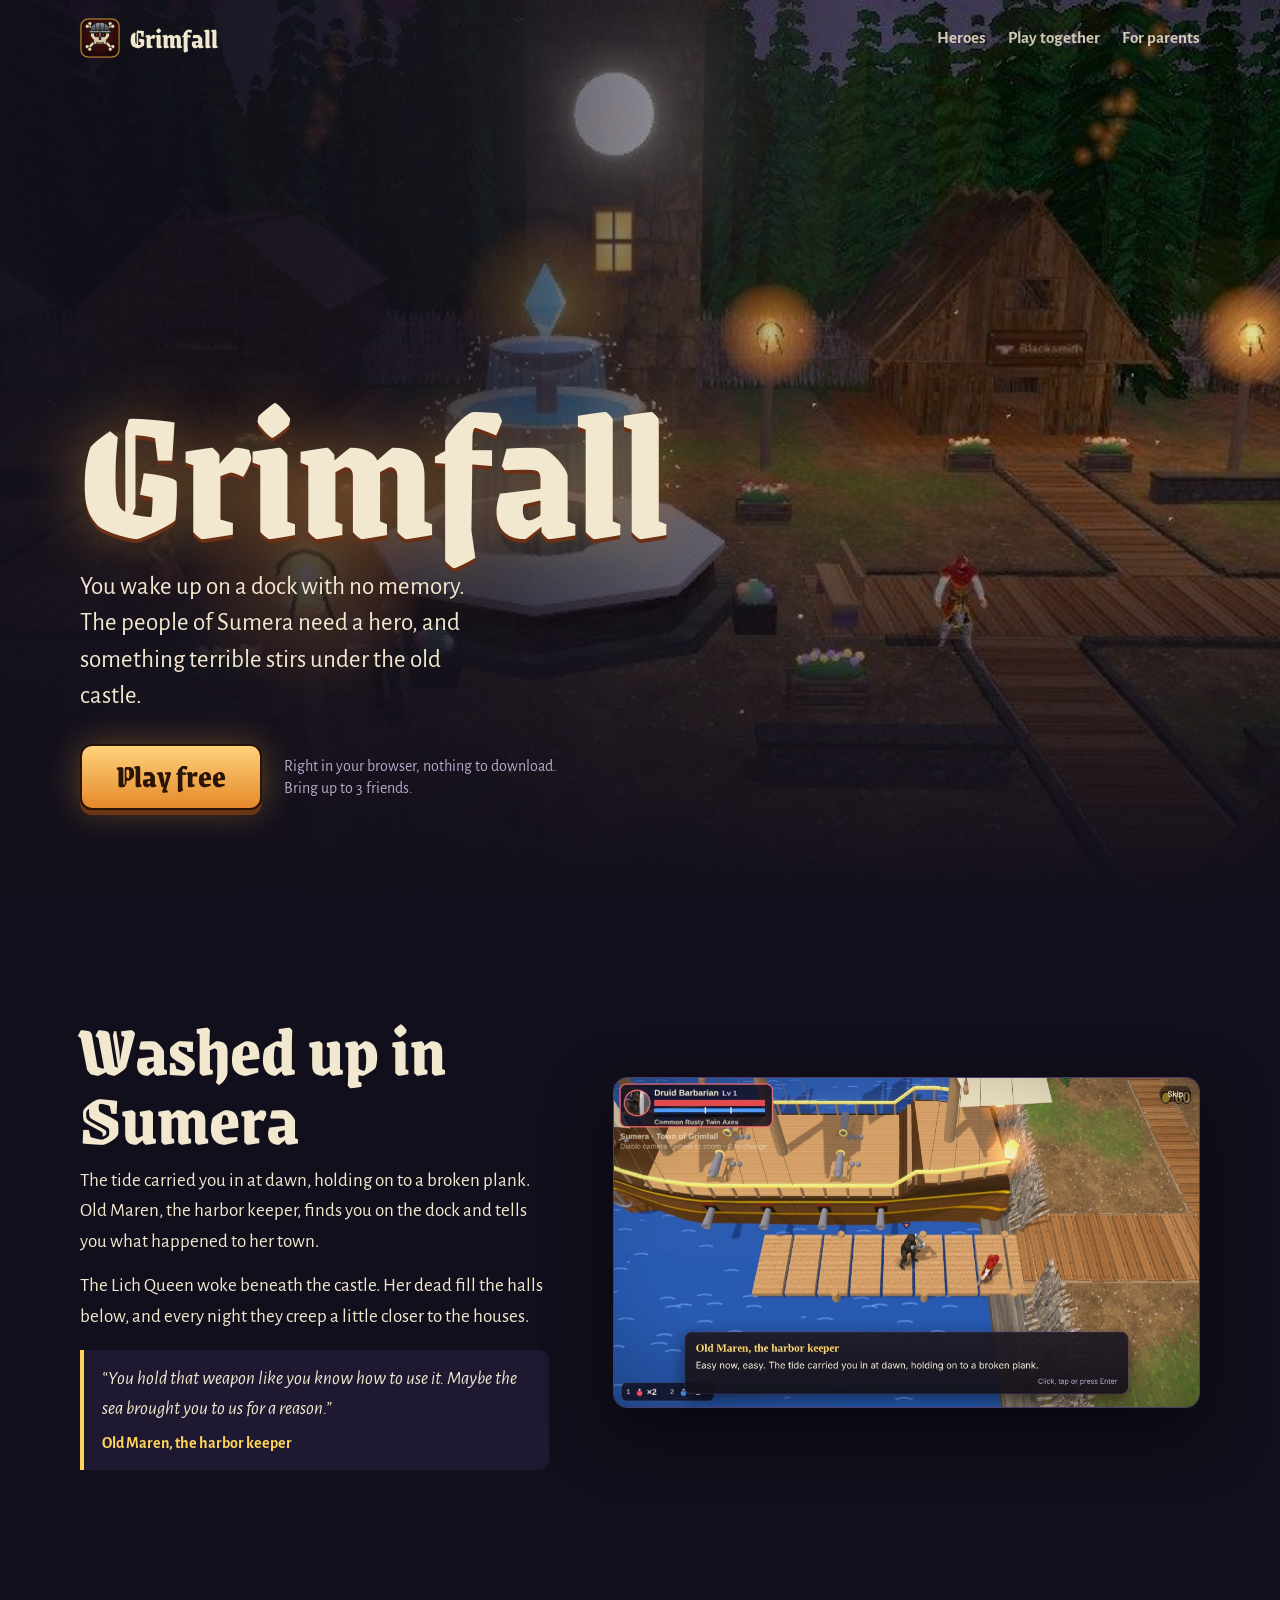
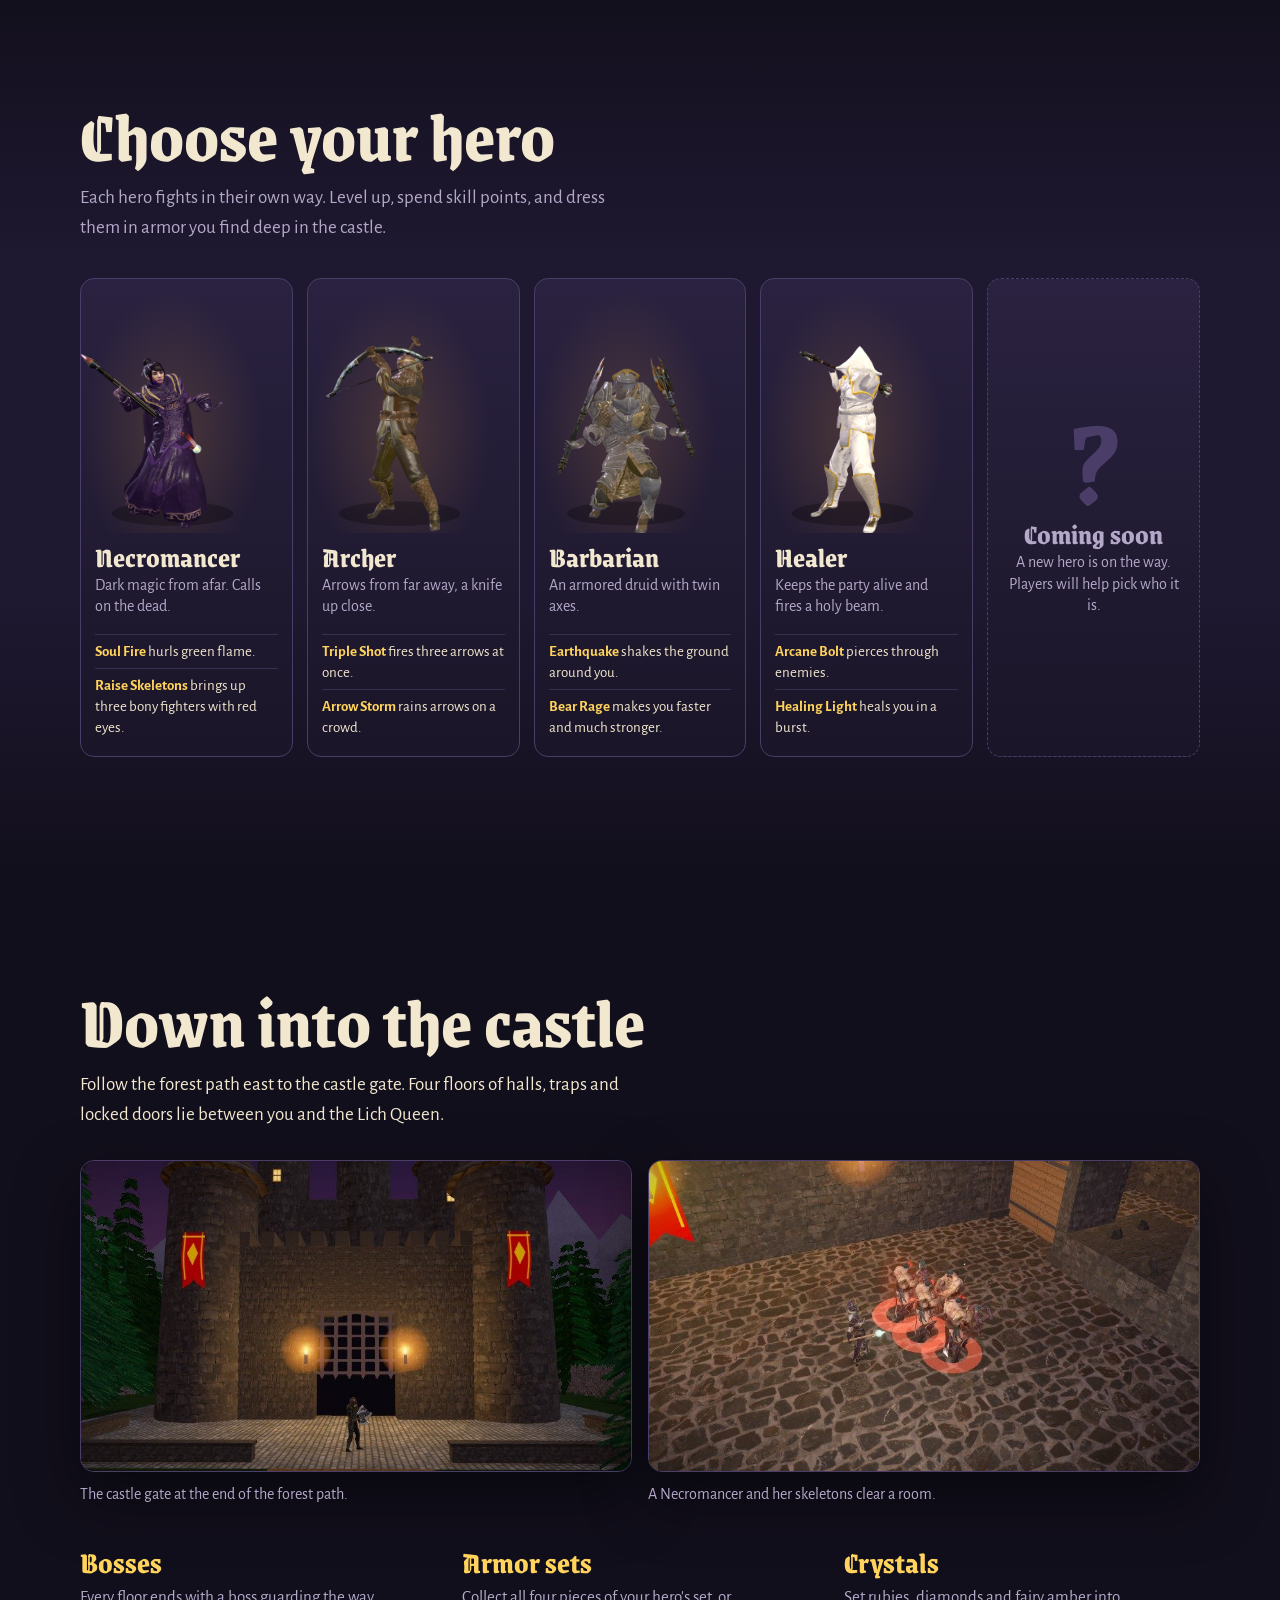
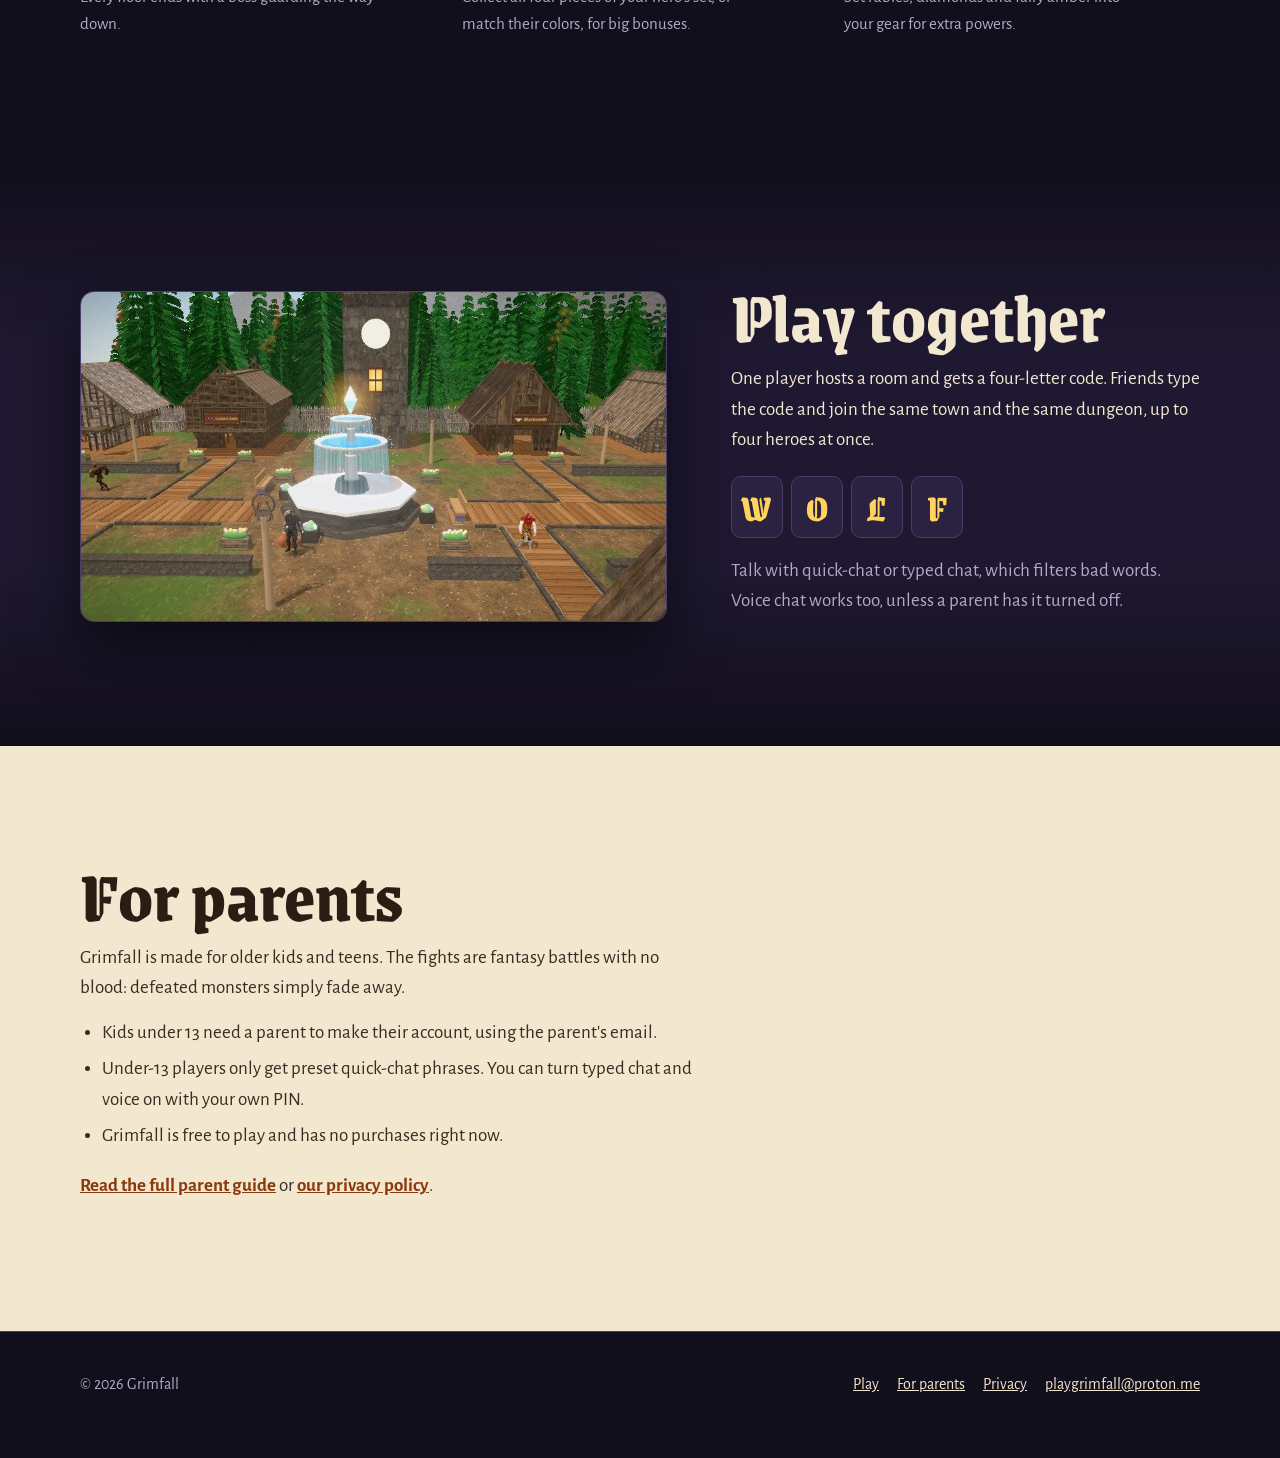
<file: index.html>
<!doctype html>
<html lang="en">
<head>
<meta charset="utf-8">
<meta name="viewport" content="width=device-width, initial-scale=1">
<title>Grimfall</title>
<meta name="description" content="Grimfall is a free dungeon adventure you play in your browser. Wake up on the dock of Sumera, pick a hero, and fight your way down to the Lich Queen with up to three friends.">
<meta property="og:title" content="Grimfall">
<meta property="og:description" content="A free dungeon adventure in your browser. Up to 4 friends online.">
<meta property="og:image" content="img/town-night.jpg">
<link rel="icon" href="favicon.ico">
<link rel="apple-touch-icon" href="apple-touch-icon.png">
<link rel="preconnect" href="https://fonts.googleapis.com">
<link rel="preconnect" href="https://fonts.gstatic.com" crossorigin>
<link href="https://fonts.googleapis.com/css2?family=Grenze+Gotisch:wght@600;800&family=Alegreya+Sans:ital,wght@0,400;0,700;1,400&display=swap" rel="stylesheet">
<link rel="stylesheet" href="style.css">
</head>
<body>
<header class="top">
  <div class="wrap">
    <a class="brand" href="./"><img src="img/emblem.png" alt="">Grimfall</a>
    <nav aria-label="Main">
      <a class="hide-sm" href="#heroes">Heroes</a>
      <a class="hide-sm" href="#together">Play together</a>
      <a href="parents.html">For parents</a>
    </nav>
  </div>
</header>

<main>
  <div class="hero">
    <img src="img/town-night.jpg" alt="The town of Sumera at night, lit by fire baskets around a glowing crystal fountain">
    <div class="wrap">
      <h1 class="logo">Grimfall</h1>
      <p class="lead">You wake up on a dock with no memory. The people of Sumera need a hero, and something terrible stirs under the old castle.</p>
      <div class="cta">
        <a class="btn" href="play/">Play free</a>
        <small>Right in your browser, nothing to download.<br>Bring up to 3 friends.</small>
      </div>
    </div>
  </div>

  <section id="story">
    <div class="wrap split">
      <div class="text">
        <h2>Washed up in Sumera</h2>
        <p>The tide carried you in at dawn, holding on to a broken plank. Old Maren, the harbor keeper, finds you on the dock and tells you what happened to her town.</p>
        <p>The Lich Queen woke beneath the castle. Her dead fill the halls below, and every night they creep a little closer to the houses.</p>
        <blockquote class="quote">“You hold that weapon like you know how to use it. Maybe the sea brought you to us for a reason.”<cite>Old Maren, the harbor keeper</cite></blockquote>
      </div>
      <img class="shot" src="img/dock.jpg" alt="The hero standing on the dock beside Old Maren, with her words in a dialogue box" loading="lazy">
    </div>
  </section>

  <section id="heroes" class="heroes">
    <div class="wrap">
      <h2>Choose your hero</h2>
      <p class="dim" style="max-width:56ch;color:var(--dim)">Each hero fights in their own way. Level up, spend skill points, and dress them in armor you find deep in the castle.</p>
      <div class="roster">
        <article class="char">
          <img src="img/hero-necromancer.png" alt="The Necromancer in a long purple and gold robe with a horned circlet" loading="lazy">
          <h3>Necromancer</h3>
          <p class="role">Dark magic from afar. Calls on the dead.</p>
          <ul><li><b>Soul Fire</b> hurls green flame.</li><li><b>Raise Skeletons</b> brings up three bony fighters with red eyes.</li></ul>
        </article>
        <article class="char">
          <img src="img/hero-archer.png" alt="The Archer in leather and gold armor" loading="lazy">
          <h3>Archer</h3>
          <p class="role">Arrows from far away, a knife up close.</p>
          <ul><li><b>Triple Shot</b> fires three arrows at once.</li><li><b>Arrow Storm</b> rains arrows on a crowd.</li></ul>
        </article>
        <article class="char">
          <img src="img/hero-barbarian.png" alt="The Druid Barbarian in steel plate armor with gold trim and twin axes" loading="lazy">
          <h3>Barbarian</h3>
          <p class="role">An armored druid with twin axes.</p>
          <ul><li><b>Earthquake</b> shakes the ground around you.</li><li><b>Bear Rage</b> makes you faster and much stronger.</li></ul>
        </article>
        <article class="char">
          <img src="img/hero-healer.png" alt="The Healer Wizard in a white and gold coat and a tall white hat" loading="lazy">
          <h3>Healer</h3>
          <p class="role">Keeps the party alive and fires a holy beam.</p>
          <ul><li><b>Arcane Bolt</b> pierces through enemies.</li><li><b>Healing Light</b> heals you in a burst.</li></ul>
        </article>
        <article class="char soon">
          <div class="q" aria-hidden="true">?</div>
          <h3>Coming soon</h3>
          <p class="role">A new hero is on the way. Players will help pick who it is.</p>
        </article>
      </div>
    </div>
  </section>

  <section id="castle">
    <div class="wrap">
      <h2>Down into the castle</h2>
      <p style="max-width:56ch">Follow the forest path east to the castle gate. Four floors of halls, traps and locked doors lie between you and the Lich Queen.</p>
      <div class="pair">
        <figure><img class="shot" src="img/castle.jpg" alt="The castle gate at dusk with torches and red banners" loading="lazy"><figcaption>The castle gate at the end of the forest path.</figcaption></figure>
        <figure><img class="shot" src="img/dungeon.jpg" alt="A Necromancer's skeletons with red glowing rings fighting in a stone hall" loading="lazy"><figcaption>A Necromancer and her skeletons clear a room.</figcaption></figure>
      </div>
      <div class="facts">
        <div><h3>Bosses</h3><p>Every floor ends with a boss guarding the way down.</p></div>
        <div><h3>Armor sets</h3><p>Collect all four pieces of your hero's set, or match their colors, for big bonuses.</p></div>
        <div><h3>Crystals</h3><p>Set rubies, diamonds and fairy amber into your gear for extra powers.</p></div>
      </div>
    </div>
  </section>

  <section id="together" class="heroes">
    <div class="wrap split flip">
      <div class="text">
        <h2>Play together</h2>
        <p>One player hosts a room and gets a four-letter code. Friends type the code and join the same town and the same dungeon, up to four heroes at once.</p>
        <div class="code" aria-label="Example room code W O L F"><span>W</span><span>O</span><span>L</span><span>F</span></div>
        <p class="dim">Talk with quick-chat or typed chat, which filters bad words. Voice chat works too, unless a parent has it turned off.</p>
      </div>
      <img class="shot" src="img/town-day.jpg" alt="Sumera by day with heroes and townsfolk near the fountain" loading="lazy">
    </div>
  </section>

  <section class="parents" id="parents">
    <div class="wrap">
      <h2>For parents</h2>
      <p>Grimfall is made for older kids and teens. The fights are fantasy battles with no blood: defeated monsters simply fade away.</p>
      <ul>
        <li>Kids under 13 need a parent to make their account, using the parent's email.</li>
        <li>Under-13 players only get preset quick-chat phrases. You can turn typed chat and voice on with your own PIN.</li>
        <li>Grimfall is free to play and has no purchases right now.</li>
      </ul>
      <p><a href="parents.html">Read the full parent guide</a> or <a href="privacy.html">our privacy policy</a>.</p>
    </div>
  </section>
</main>

<footer>
  <div class="wrap">
    <span>© 2026 Grimfall</span>
    <nav aria-label="Footer"><a href="play/">Play</a><a href="parents.html">For parents</a><a href="privacy.html">Privacy</a><a href="mailto:playgrimfall@proton.me">playgrimfall@proton.me</a></nav>
  </div>
</footer>
</body>
</html>
</file>
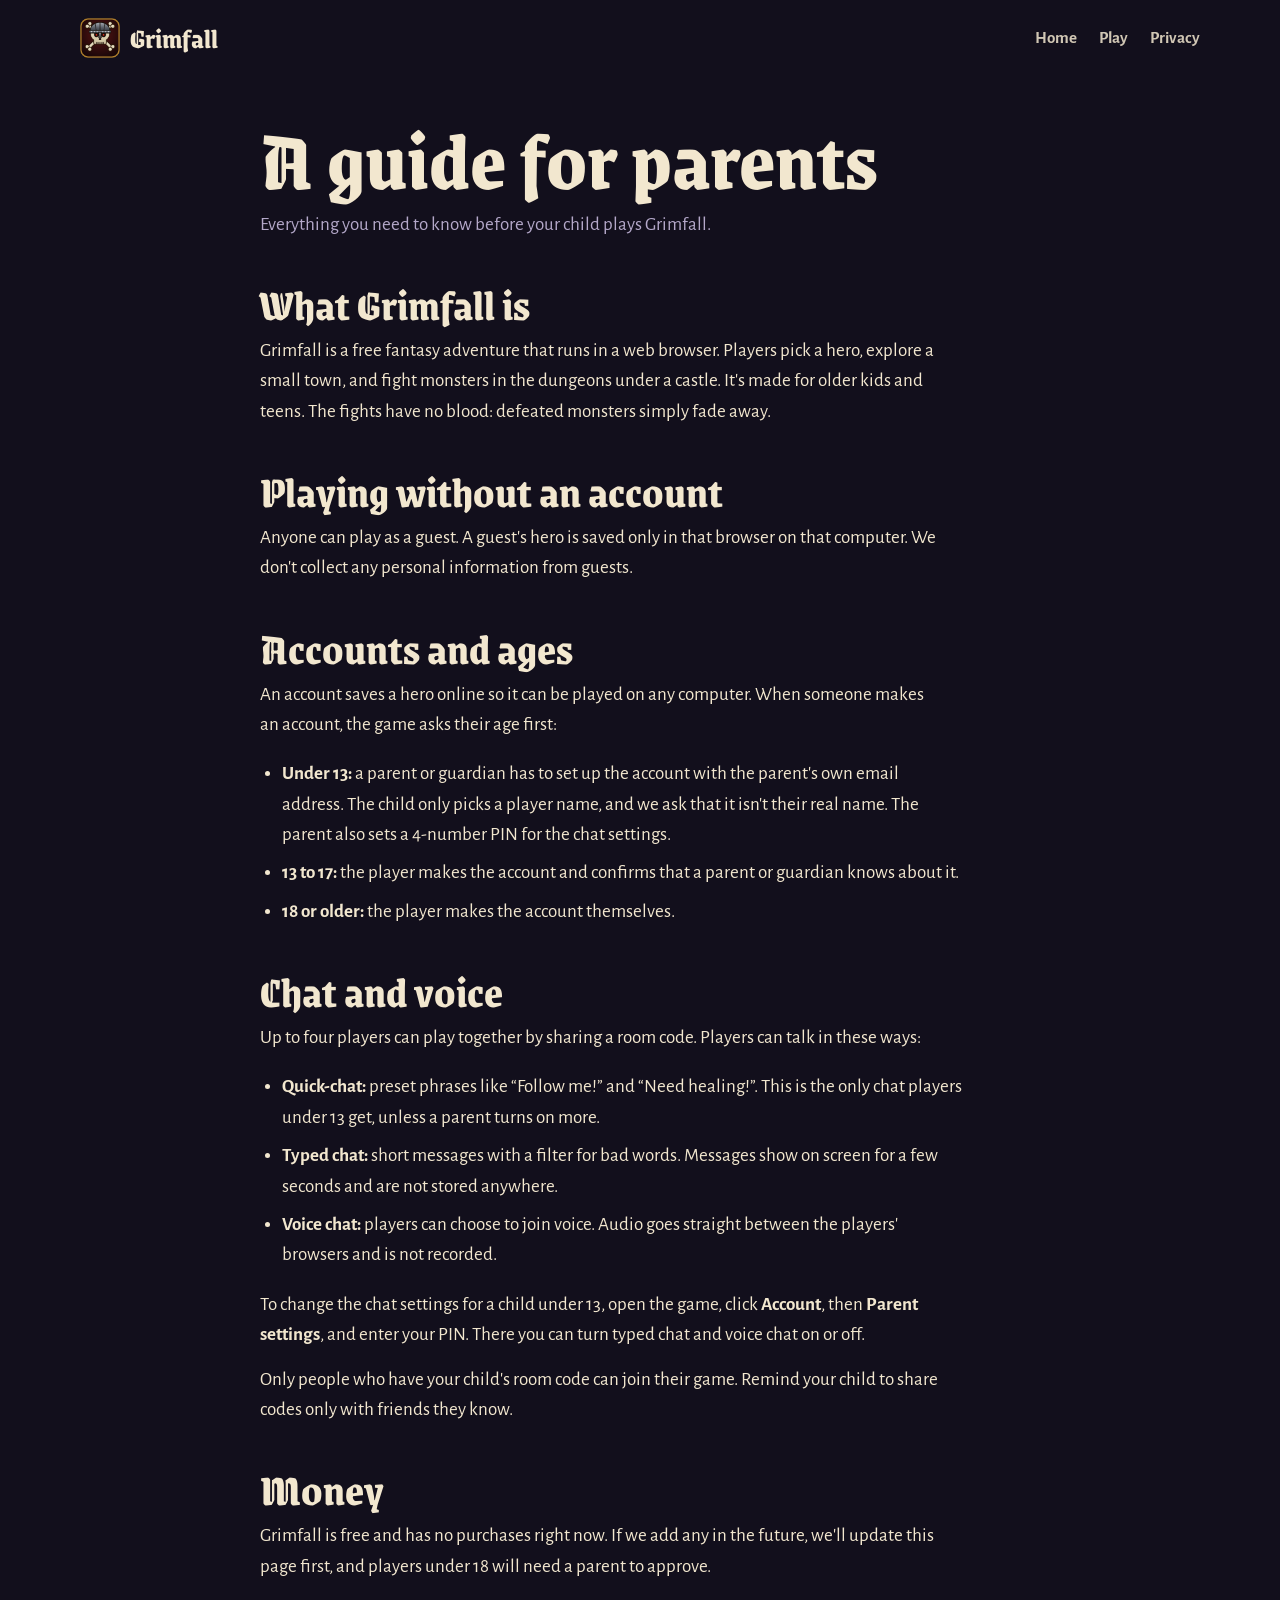
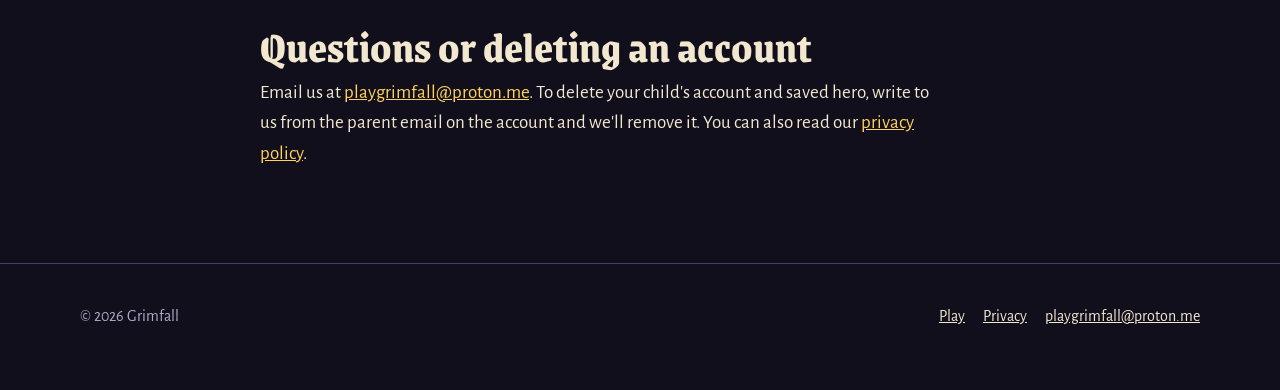
<file: parents.html>
<!doctype html>
<html lang="en">
<head>
<meta charset="utf-8">
<meta name="viewport" content="width=device-width, initial-scale=1">
<title>Grimfall for Parents</title>
<meta name="description" content="What parents should know about Grimfall: ages, accounts, chat controls and privacy.">
<link rel="icon" href="favicon.ico">
<link rel="preconnect" href="https://fonts.googleapis.com">
<link rel="preconnect" href="https://fonts.gstatic.com" crossorigin>
<link href="https://fonts.googleapis.com/css2?family=Grenze+Gotisch:wght@600;800&family=Alegreya+Sans:ital,wght@0,400;0,700;1,400&display=swap" rel="stylesheet">
<link rel="stylesheet" href="style.css">
</head>
<body>
<header class="top">
  <div class="wrap">
    <a class="brand" href="./"><img src="img/emblem.png" alt="">Grimfall</a>
    <nav aria-label="Main"><a href="./">Home</a><a href="play/">Play</a><a href="privacy.html">Privacy</a></nav>
  </div>
</header>
<main class="doc">
  <div class="wrap">
    <h1>A guide for parents</h1>
    <p class="dim">Everything you need to know before your child plays Grimfall.</p>

    <h2>What Grimfall is</h2>
    <p>Grimfall is a free fantasy adventure that runs in a web browser. Players pick a hero, explore a small town, and fight monsters in the dungeons under a castle. It's made for older kids and teens. The fights have no blood: defeated monsters simply fade away.</p>

    <h2>Playing without an account</h2>
    <p>Anyone can play as a guest. A guest's hero is saved only in that browser on that computer. We don't collect any personal information from guests.</p>

    <h2>Accounts and ages</h2>
    <p>An account saves a hero online so it can be played on any computer. When someone makes an account, the game asks their age first:</p>
    <ul>
      <li><b>Under 13:</b> a parent or guardian has to set up the account with the parent's own email address. The child only picks a player name, and we ask that it isn't their real name. The parent also sets a 4-number PIN for the chat settings.</li>
      <li><b>13 to 17:</b> the player makes the account and confirms that a parent or guardian knows about it.</li>
      <li><b>18 or older:</b> the player makes the account themselves.</li>
    </ul>

    <h2>Chat and voice</h2>
    <p>Up to four players can play together by sharing a room code. Players can talk in these ways:</p>
    <ul>
      <li><b>Quick-chat:</b> preset phrases like “Follow me!” and “Need healing!”. This is the only chat players under 13 get, unless a parent turns on more.</li>
      <li><b>Typed chat:</b> short messages with a filter for bad words. Messages show on screen for a few seconds and are not stored anywhere.</li>
      <li><b>Voice chat:</b> players can choose to join voice. Audio goes straight between the players' browsers and is not recorded.</li>
    </ul>
    <p>To change the chat settings for a child under 13, open the game, click <b>Account</b>, then <b>Parent settings</b>, and enter your PIN. There you can turn typed chat and voice chat on or off.</p>
    <p>Only people who have your child's room code can join their game. Remind your child to share codes only with friends they know.</p>

    <h2>Money</h2>
    <p>Grimfall is free and has no purchases right now. If we add any in the future, we'll update this page first, and players under 18 will need a parent to approve.</p>

    <h2>Questions or deleting an account</h2>
    <p>Email us at <a href="mailto:playgrimfall@proton.me">playgrimfall@proton.me</a>. To delete your child's account and saved hero, write to us from the parent email on the account and we'll remove it. You can also read our <a href="privacy.html">privacy policy</a>.</p>
  </div>
</main>
<footer>
  <div class="wrap">
    <span>© 2026 Grimfall</span>
    <nav aria-label="Footer"><a href="play/">Play</a><a href="privacy.html">Privacy</a><a href="mailto:playgrimfall@proton.me">playgrimfall@proton.me</a></nav>
  </div>
</footer>
</body>
</html>
</file>
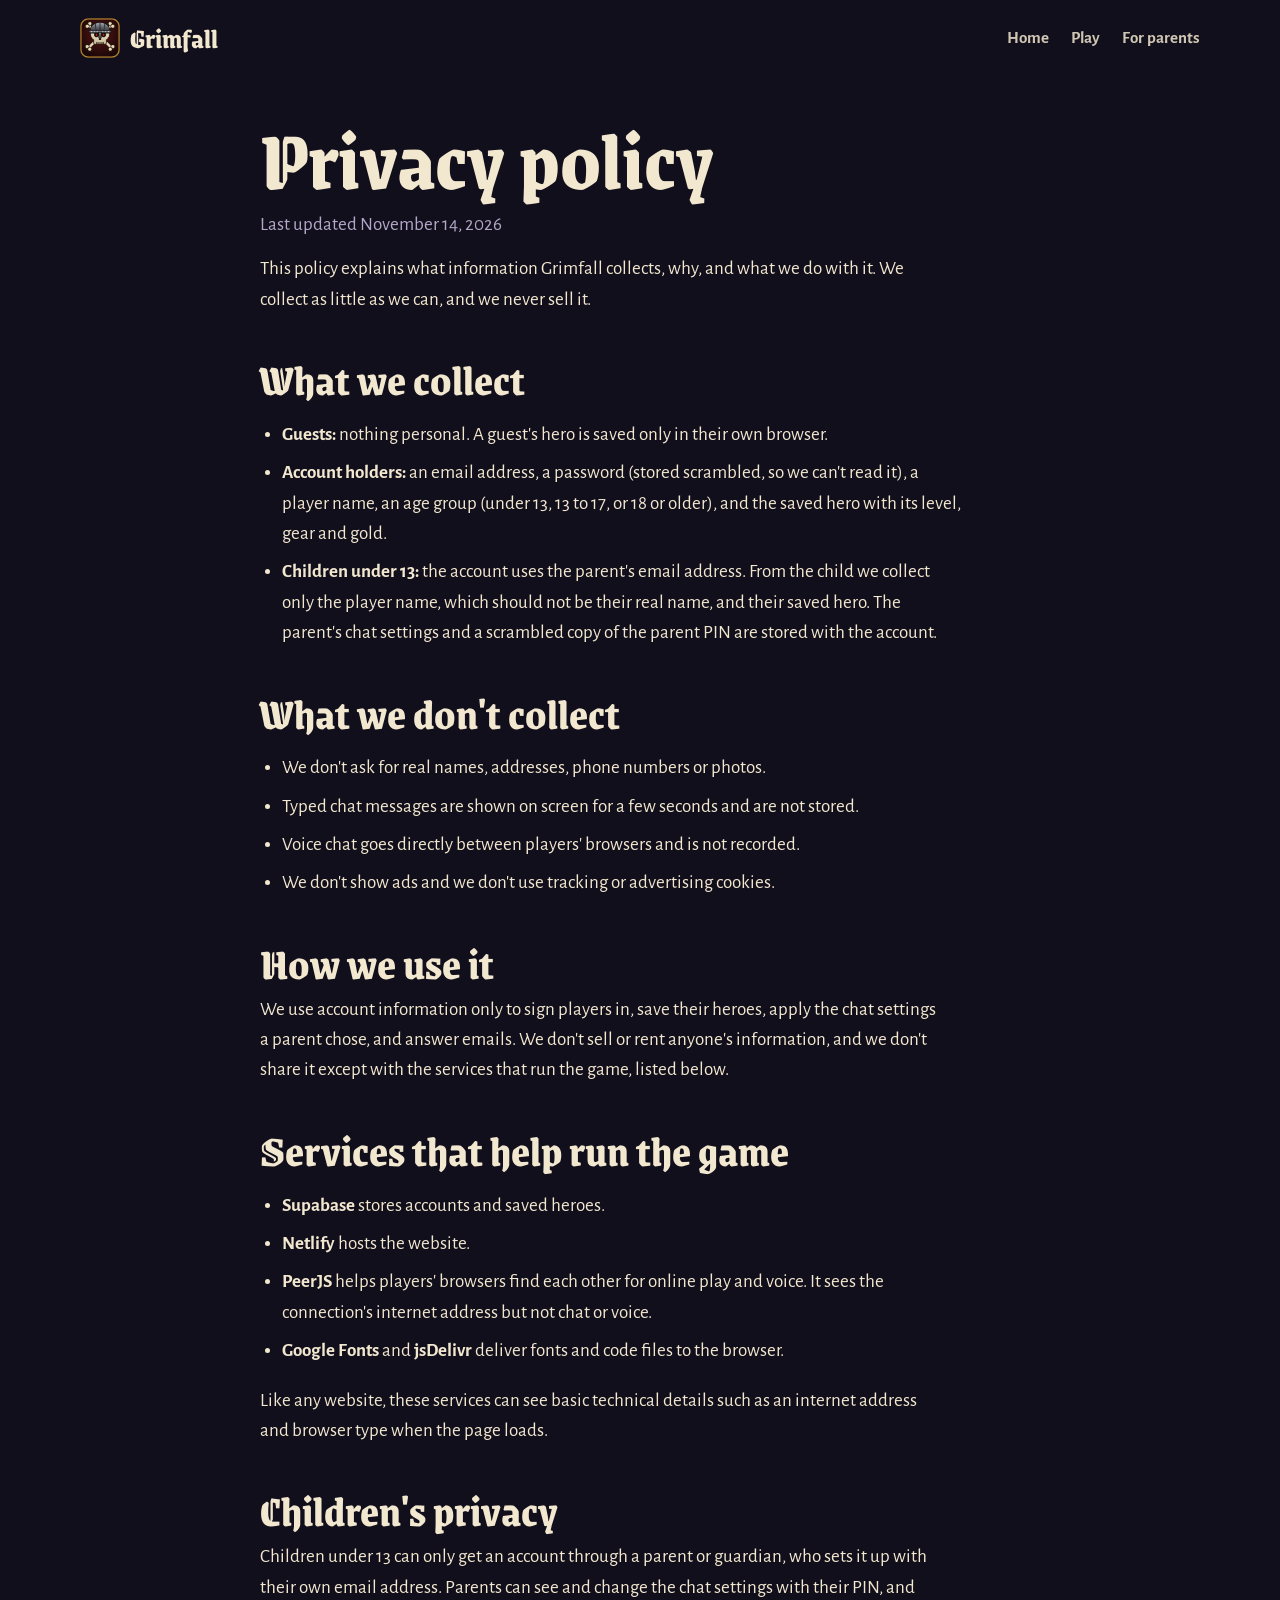
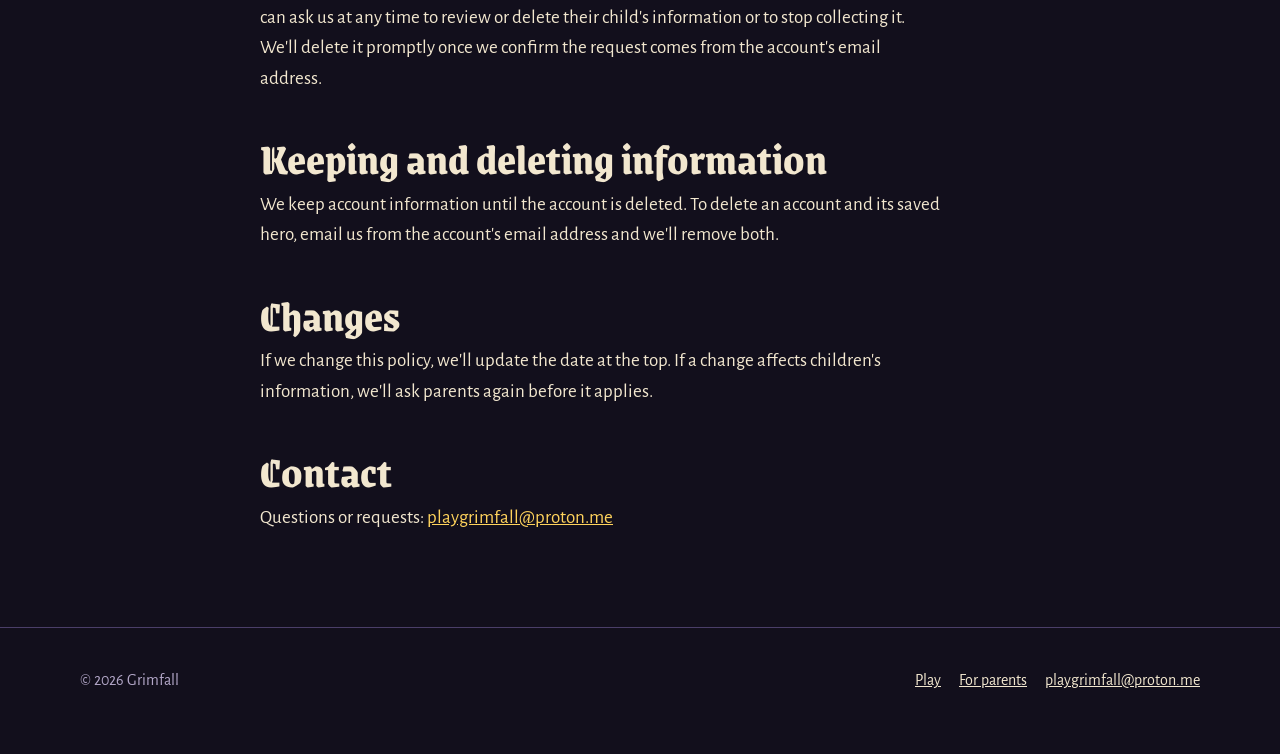
<file: privacy.html>
<!doctype html>
<html lang="en">
<head>
<meta charset="utf-8">
<meta name="viewport" content="width=device-width, initial-scale=1">
<title>Grimfall Privacy Policy</title>
<meta name="description" content="How Grimfall collects, uses and protects information, including information about children.">
<link rel="icon" href="favicon.ico">
<link rel="preconnect" href="https://fonts.googleapis.com">
<link rel="preconnect" href="https://fonts.gstatic.com" crossorigin>
<link href="https://fonts.googleapis.com/css2?family=Grenze+Gotisch:wght@600;800&family=Alegreya+Sans:ital,wght@0,400;0,700;1,400&display=swap" rel="stylesheet">
<link rel="stylesheet" href="style.css">
</head>
<body>
<header class="top">
  <div class="wrap">
    <a class="brand" href="./"><img src="img/emblem.png" alt="">Grimfall</a>
    <nav aria-label="Main"><a href="./">Home</a><a href="play/">Play</a><a href="parents.html">For parents</a></nav>
  </div>
</header>
<main class="doc">
  <div class="wrap">
    <h1>Privacy policy</h1>
    <p class="dim">Last updated November 14, 2026</p>
    <p>This policy explains what information Grimfall collects, why, and what we do with it. We collect as little as we can, and we never sell it.</p>

    <h2>What we collect</h2>
    <ul>
      <li><b>Guests:</b> nothing personal. A guest's hero is saved only in their own browser.</li>
      <li><b>Account holders:</b> an email address, a password (stored scrambled, so we can't read it), a player name, an age group (under 13, 13 to 17, or 18 or older), and the saved hero with its level, gear and gold.</li>
      <li><b>Children under 13:</b> the account uses the parent's email address. From the child we collect only the player name, which should not be their real name, and their saved hero. The parent's chat settings and a scrambled copy of the parent PIN are stored with the account.</li>
    </ul>

    <h2>What we don't collect</h2>
    <ul>
      <li>We don't ask for real names, addresses, phone numbers or photos.</li>
      <li>Typed chat messages are shown on screen for a few seconds and are not stored.</li>
      <li>Voice chat goes directly between players' browsers and is not recorded.</li>
      <li>We don't show ads and we don't use tracking or advertising cookies.</li>
    </ul>

    <h2>How we use it</h2>
    <p>We use account information only to sign players in, save their heroes, apply the chat settings a parent chose, and answer emails. We don't sell or rent anyone's information, and we don't share it except with the services that run the game, listed below.</p>

    <h2>Services that help run the game</h2>
    <ul>
      <li><b>Supabase</b> stores accounts and saved heroes.</li>
      <li><b>Netlify</b> hosts the website.</li>
      <li><b>PeerJS</b> helps players' browsers find each other for online play and voice. It sees the connection's internet address but not chat or voice.</li>
      <li><b>Google Fonts</b> and <b>jsDelivr</b> deliver fonts and code files to the browser.</li>
    </ul>
    <p>Like any website, these services can see basic technical details such as an internet address and browser type when the page loads.</p>

    <h2>Children's privacy</h2>
    <p>Children under 13 can only get an account through a parent or guardian, who sets it up with their own email address. Parents can see and change the chat settings with their PIN, and can ask us at any time to review or delete their child's information or to stop collecting it. We'll delete it promptly once we confirm the request comes from the account's email address.</p>

    <h2>Keeping and deleting information</h2>
    <p>We keep account information until the account is deleted. To delete an account and its saved hero, email us from the account's email address and we'll remove both.</p>

    <h2>Changes</h2>
    <p>If we change this policy, we'll update the date at the top. If a change affects children's information, we'll ask parents again before it applies.</p>

    <h2>Contact</h2>
    <p>Questions or requests: <a href="mailto:playgrimfall@proton.me">playgrimfall@proton.me</a></p>
  </div>
</main>
<footer>
  <div class="wrap">
    <span>© 2026 Grimfall</span>
    <nav aria-label="Footer"><a href="play/">Play</a><a href="parents.html">For parents</a><a href="mailto:playgrimfall@proton.me">playgrimfall@proton.me</a></nav>
  </div>
</footer>
</body>
</html>
</file>
<file: style.css>
:root{
  --ink:#120f1c;--stone:#1e1830;--stone2:#2a2240;--line:#4a3e68;
  --parch:#f2e7cf;--dim:#b4a8c9;--torch:#f6a63b;--gold:#ffd35c;--lich:#7dff8a;--blood:#b3262e;
  --display:'Grenze Gotisch','Palatino Linotype',Georgia,serif;
  --body:'Alegreya Sans','Trebuchet MS',system-ui,sans-serif;
}
*{box-sizing:border-box}
html{scroll-behavior:smooth}
@media (prefers-reduced-motion:reduce){html{scroll-behavior:auto}*{animation:none!important;transition:none!important}}
body{margin:0;background:var(--ink);color:var(--parch);font:400 19px/1.6 var(--body);-webkit-font-smoothing:antialiased}
img{max-width:100%;display:block}
a{color:var(--gold)}
a:focus-visible,button:focus-visible{outline:3px solid var(--gold);outline-offset:3px;border-radius:6px}
.wrap{width:min(1120px,100% - 32px);margin-inline:auto}

/* top bar */
.top{position:absolute;inset:0 0 auto 0;z-index:5;padding:18px 0}
.top .wrap{display:flex;align-items:center;justify-content:space-between;gap:16px}
.brand{display:flex;align-items:center;gap:10px;text-decoration:none;color:var(--parch);font:800 28px/1 var(--display)}
.brand img{width:40px;height:40px}
.top nav{display:flex;gap:22px;font-weight:700;font-size:17px}
.top nav a{color:var(--parch);text-decoration:none;opacity:.85}
.top nav a:hover{opacity:1;text-decoration:underline}

/* hero */
.hero{position:relative;min-height:min(100svh,940px);display:grid;align-items:end;overflow:hidden;isolation:isolate}
.hero>img{position:absolute;inset:0;width:100%;height:100%;object-fit:cover;object-position:60% 40%;z-index:-2}
.hero::after{content:"";position:absolute;inset:0;z-index:-1;background:
  linear-gradient(90deg,rgba(18,15,28,.92) 0%,rgba(18,15,28,.7) 38%,rgba(18,15,28,.1) 70%),
  linear-gradient(0deg,var(--ink) 0%,rgba(18,15,28,0) 34%)}
.hero .wrap{padding:150px 0 90px}
.logo{margin:0;font:800 clamp(84px,15vw,190px)/.82 var(--display);letter-spacing:-.01em;color:var(--parch);text-shadow:0 4px 0 #6b3016,0 0 60px rgba(246,166,59,.45)}
.lead{max-width:30ch;margin:22px 0 30px;font-size:clamp(20px,2.3vw,25px);line-height:1.45}
.cta{display:flex;flex-wrap:wrap;align-items:center;gap:14px 22px}
.btn{display:inline-block;font:800 clamp(26px,3vw,32px)/1 var(--display);padding:14px 34px 16px;background:linear-gradient(#ffd27a,#e5892b);color:#2a1408;border:2px solid #2a1408;border-radius:12px;box-shadow:0 5px 0 #6b3412,0 0 34px rgba(246,166,59,.35);text-decoration:none;transition:transform .12s,box-shadow .12s}
.btn:hover{transform:translateY(-2px);box-shadow:0 7px 0 #6b3412,0 0 44px rgba(246,166,59,.5)}
.btn:active{transform:translateY(3px);box-shadow:0 2px 0 #6b3412}
.cta small{color:var(--dim);font-size:16px;line-height:1.4}

/* sections */
section{padding:clamp(64px,9vw,120px) 0}
h2{margin:0 0 14px;font:800 clamp(44px,6vw,72px)/.95 var(--display);color:var(--parch)}
h3{margin:0;font:800 30px/1 var(--display)}
p{margin:0 0 14px}
.split{display:grid;grid-template-columns:1fr 1.25fr;gap:clamp(28px,5vw,64px);align-items:center}
.split.flip{grid-template-columns:1.25fr 1fr}
.split.flip .text{order:2}
.text p{max-width:52ch;color:var(--parch)}
.text p.dim{color:var(--dim)}
.shot{border-radius:14px;border:1px solid var(--line);box-shadow:0 24px 60px rgba(0,0,0,.55)}
.quote{margin:18px 0 0;padding:14px 18px;border-left:4px solid var(--gold);background:var(--stone);border-radius:0 10px 10px 0;font-style:italic;color:var(--parch)}
.quote cite{display:block;margin-top:6px;font-style:normal;color:var(--gold);font-weight:700;font-size:16px}

/* heroes */
.heroes{background:linear-gradient(180deg,var(--ink),var(--stone) 30%,var(--stone) 70%,var(--ink))}
.roster{display:grid;grid-template-columns:repeat(5,minmax(0,1fr));gap:14px;margin-top:34px}
.char{display:flex;flex-direction:column;padding:10px 14px 18px;border-radius:14px;background:linear-gradient(180deg,var(--stone2),#1a1528);border:1px solid var(--line)}
.char img{aspect-ratio:3/4;object-fit:cover;object-fit:contain;margin:0 -14px 10px;width:calc(100% + 28px);background:radial-gradient(ellipse at 50% 60%,rgba(246,166,59,.18),transparent 70%)}
.char h3{font-size:28px}
.char .role{margin:4px 0 10px;color:var(--dim);font-size:16px;line-height:1.35}
.char ul{list-style:none;margin:auto 0 0;padding:0;font-size:15px;line-height:1.4}
.char li{padding:6px 0 0;border-top:1px solid rgba(74,62,104,.6);margin-top:6px}
.char li b{color:var(--gold);font-weight:700}
.char.soon{border-style:dashed;justify-content:center;align-items:center;text-align:center;color:var(--dim)}
.char.soon .q{font:800 120px/1 var(--display);color:var(--line)}
@media (max-width:980px){.roster{grid-template-columns:repeat(2,minmax(0,1fr))}}
@media (max-width:340px){.roster{grid-template-columns:1fr}}

/* dungeon */
.pair{display:grid;grid-template-columns:1fr 1fr;gap:16px;margin-top:30px}
.pair figure{margin:0}
.pair figcaption{margin-top:10px;color:var(--dim);font-size:16px}
.facts{display:grid;grid-template-columns:repeat(3,minmax(0,1fr));gap:26px;margin-top:40px}
.facts h3{font-size:30px;color:var(--gold);margin-bottom:6px}
.facts p{color:var(--dim);font-size:17px;max-width:34ch}

/* friends */
.code{display:inline-flex;gap:8px;margin:6px 0 18px}
.code span{display:grid;place-items:center;width:52px;height:62px;border-radius:10px;background:var(--stone2);border:1px solid var(--line);font:800 38px/1 var(--display);color:var(--gold)}

/* parents band */
.parents{background:var(--parch);color:#2a1d14}
.parents h2{color:#2a1d14}
.parents p{color:#3a2c22;max-width:60ch}
.parents ul{margin:0 0 20px;padding-left:22px;max-width:62ch;color:#3a2c22}
.parents li{margin-bottom:6px}
.parents a{color:#8a3a0e;font-weight:700}

/* footer */
footer{padding:40px 0 60px;color:var(--dim);font-size:16px;border-top:1px solid var(--line)}
footer .wrap{display:flex;flex-wrap:wrap;gap:12px 28px;align-items:center;justify-content:space-between}
footer nav{display:flex;flex-wrap:wrap;gap:18px}
footer a{color:var(--parch)}

/* document pages */
.doc{padding:120px 0 80px}
.doc .wrap{width:min(760px,100% - 32px)}
.doc h1{margin:0 0 10px;font:800 clamp(52px,8vw,84px)/.95 var(--display)}
.doc h2{font-size:clamp(34px,4.5vw,44px);margin:44px 0 10px}
.doc p,.doc li{color:var(--parch);max-width:68ch}
.doc .dim{color:var(--dim)}
.doc ul{padding-left:22px}
.doc li{margin-bottom:8px}

@media (max-width:820px){
  .split,.split.flip{grid-template-columns:1fr}
  .split.flip .text{order:0}
  .pair,.facts{grid-template-columns:1fr}
  .top nav{gap:14px;font-size:15px}
  .hero::after{background:linear-gradient(0deg,var(--ink) 8%,rgba(18,15,28,.75) 55%,rgba(18,15,28,.35) 100%)}
}
@media (max-width:520px){.top nav a.hide-sm{display:none}}
</file>
